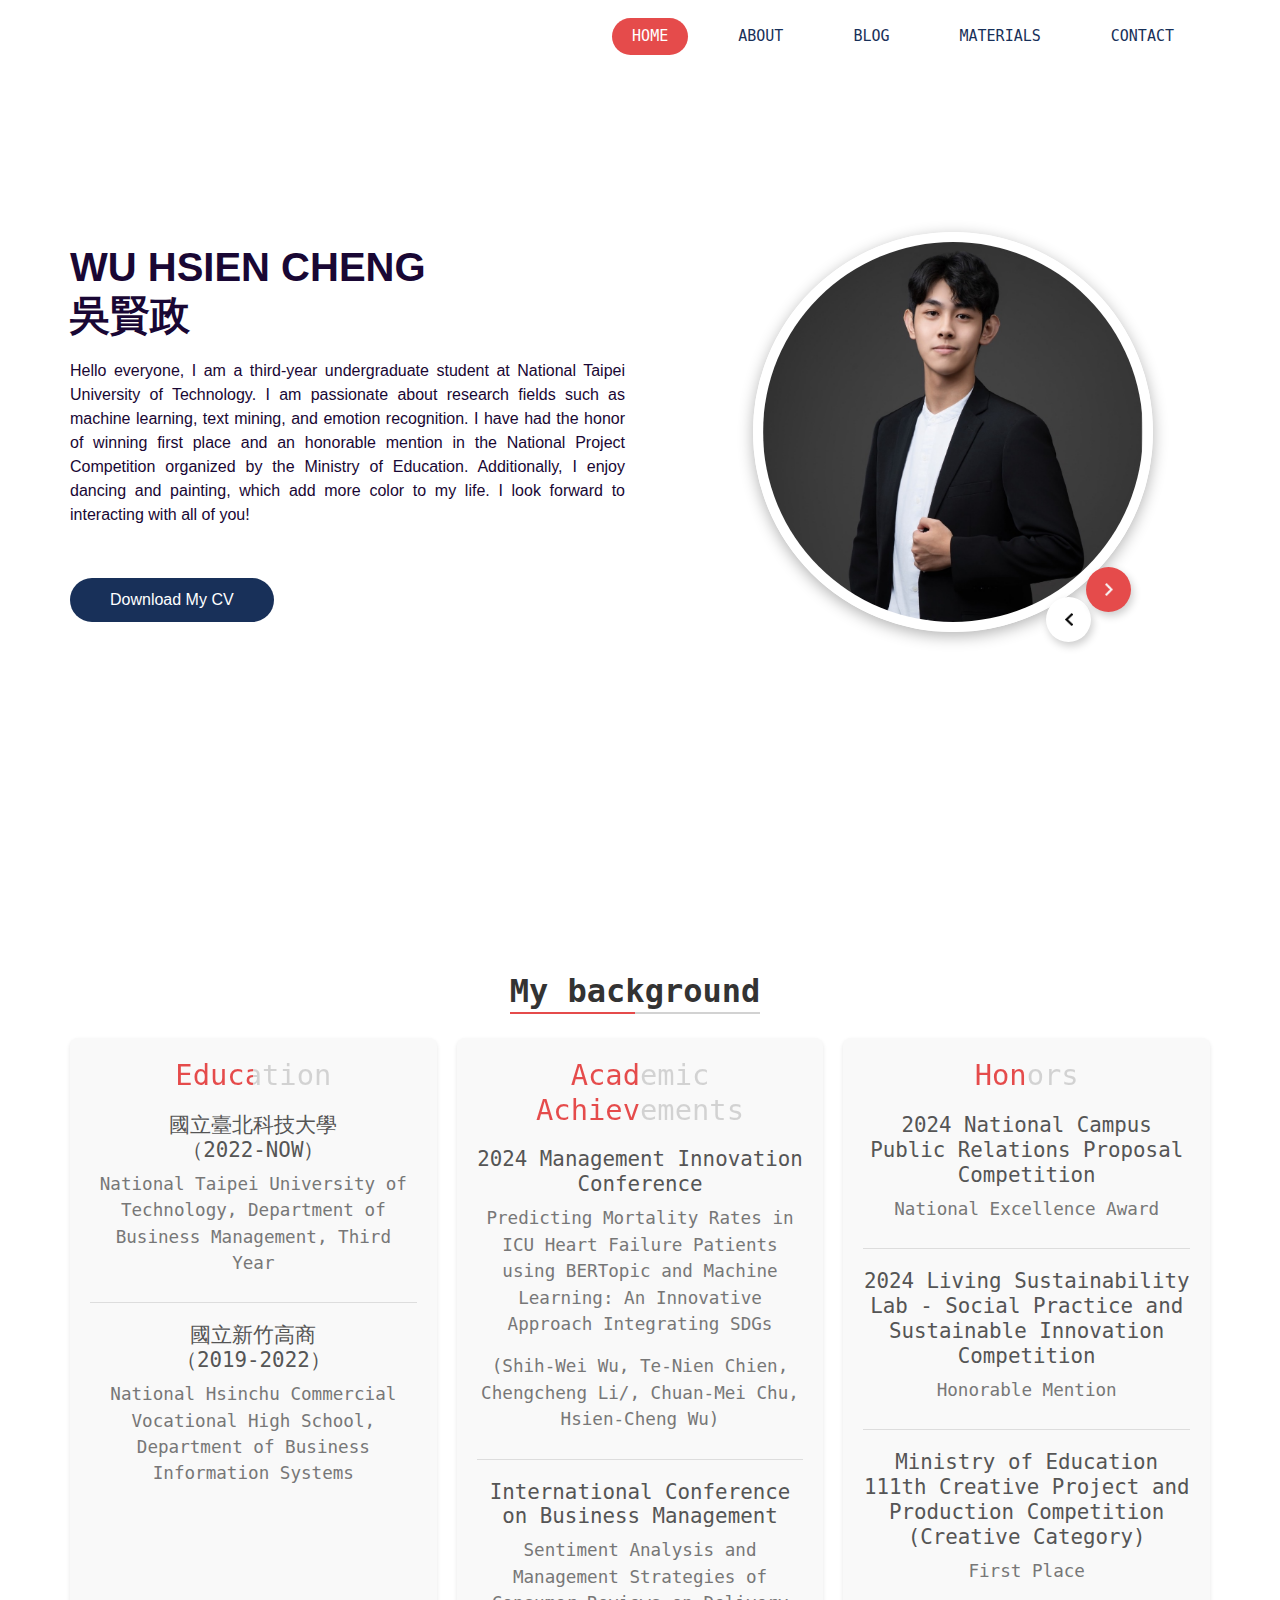
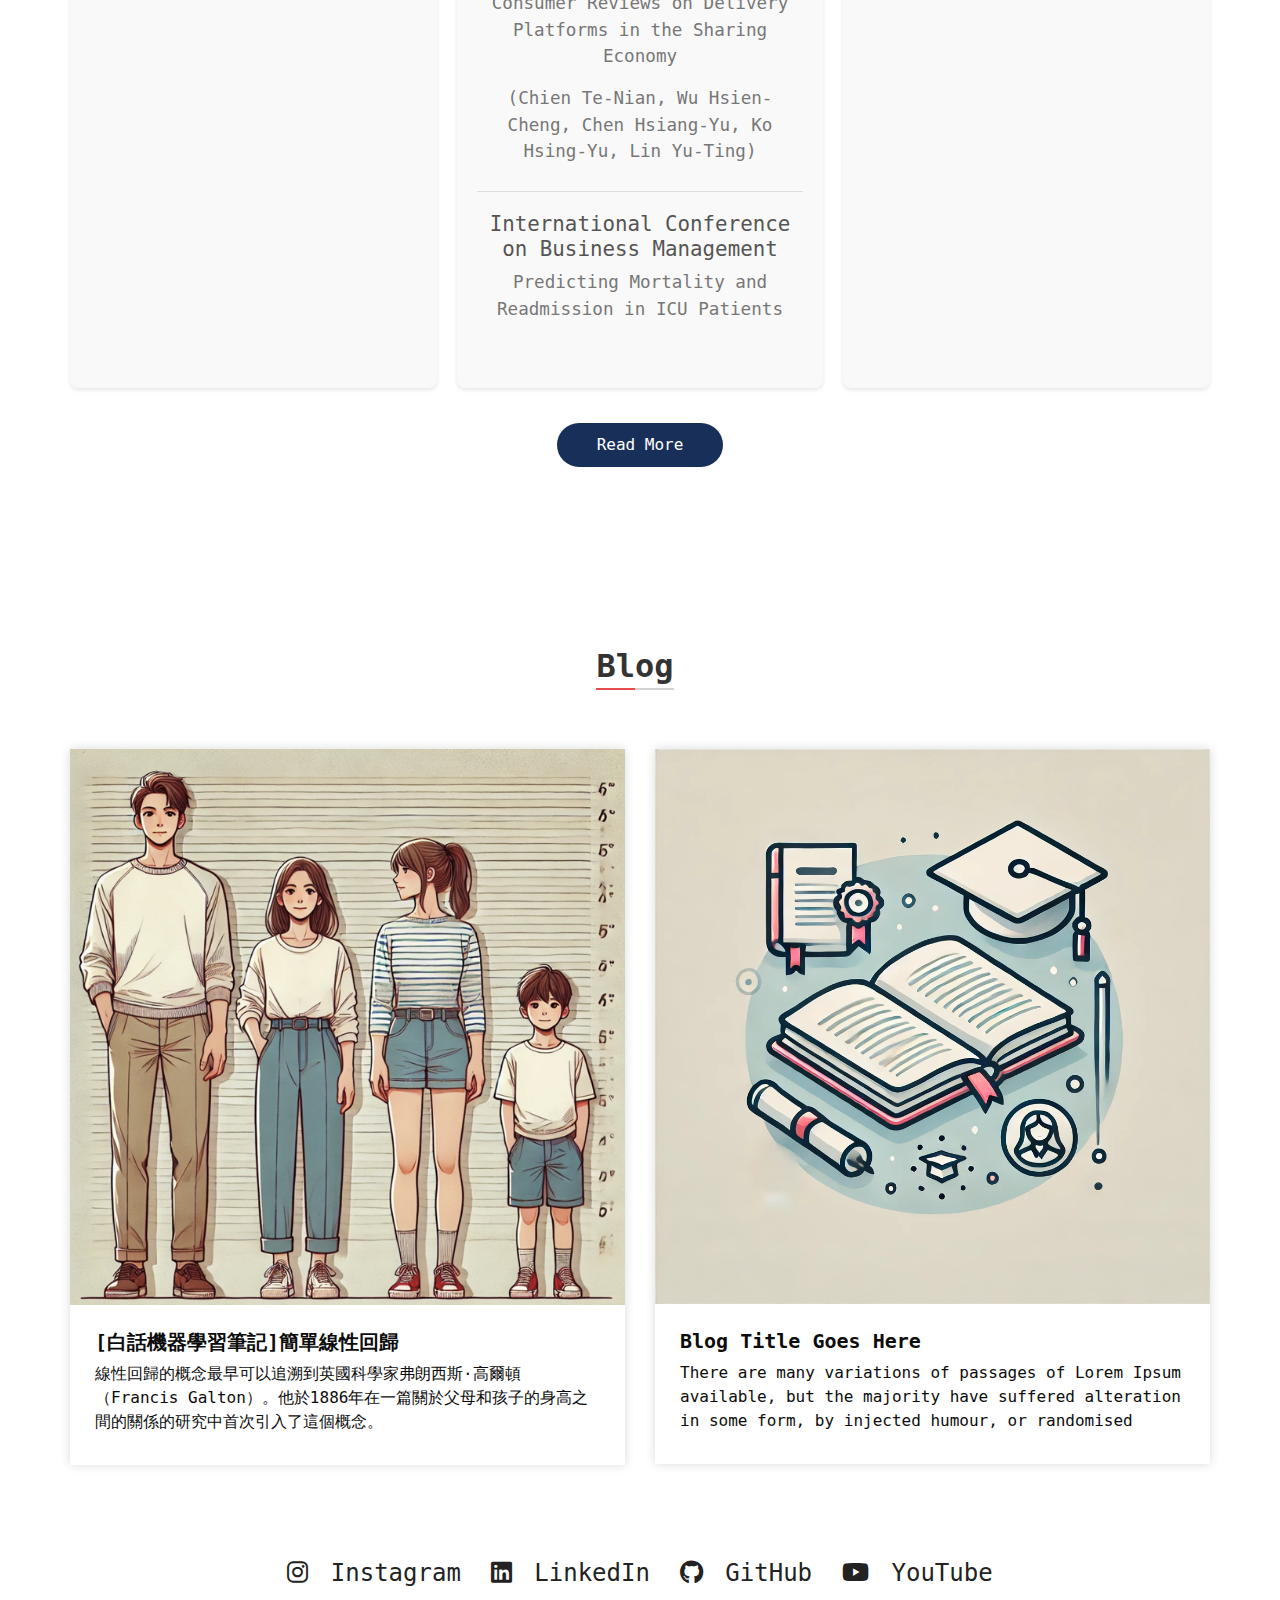
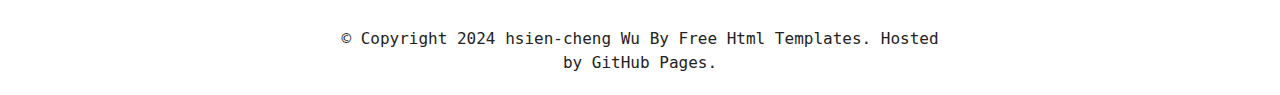
<file: index.html>
<!DOCTYPE html>
<html>

<head>
  <!-- Basic -->
  <meta charset="utf-8" />
  <meta http-equiv="X-UA-Compatible" content="IE=edge" />
  <!-- Mobile Metas -->
  <meta name="viewport" content="width=device-width, initial-scale=1, shrink-to-fit=no" />
  <!-- Site Metas -->
  <meta name="keywords" content="" />
  <meta name="description" content="" />
  <meta name="author" content="" />


  <!-- slider stylesheet -->
  <link rel="stylesheet" type="text/css" href="https://cdnjs.cloudflare.com/ajax/libs/OwlCarousel2/2.1.3/assets/owl.carousel.min.css" />

  <!-- bootstrap core css -->
  <link rel="stylesheet" type="text/css" href="css/bootstrap.css" />

  <!-- fonts style -->
  <link href="https://fonts.googleapis.com/css?family=Poppins:400,600,700&display=swap" rel="stylesheet">
  <!-- Custom styles for this template -->
  <link href="css/style.css" rel="stylesheet" />
  <!-- responsive style -->
  <link href="css/responsive.css" rel="stylesheet" />
  <link rel="stylesheet" href="https://cdnjs.cloudflare.com/ajax/libs/font-awesome/6.0.0-beta3/css/all.min.css">

</head>

<body>

  <div class="hero_area">
    <!-- header section strats -->
    <header class="header_section">
      <div class="container">
        <nav class="navbar navbar-expand-lg custom_nav-container ">
     
          <button class="navbar-toggler" type="button" data-toggle="collapse" data-target="#navbarSupportedContent" aria-controls="navbarSupportedContent" aria-expanded="false" aria-label="Toggle navigation">
            <span class="s-1"> </span>
            <span class="s-2"> </span>
            <span class="s-3"> </span>
          </button>

          <div class="collapse navbar-collapse" id="navbarSupportedContent">
            <div class="d-flex ml-auto flex-column flex-lg-row align-items-center">
              <ul class="navbar-nav">
                <li class="nav-item active">
                  <a class="nav-link" href="index.html">Home <span class="sr-only">(current)</span></a>
                </li>
                <li class="nav-item">
                  <a class="nav-link" href="about.html">About</a>
                </li>
                <li class="nav-item">
                  <a class="nav-link" href="service.html">Blog</a>
                </li>
                <li class="nav-item">
                  <a class="nav-link" href="blog.html">Materials</a>
                </li>
                <li class="nav-item">
                  <a class="nav-link" href="contact.html">Contact</a>
                </li>
              </ul>
            </div>
          </div>
          
        </nav>
      </div>
    </header>
    <!-- end header section -->
    <!-- slider section -->
    <section class=" slider_section ">
      <div class="container">
        <div class="row">
          <div class="col-md-6 ">
            <div class="detail_box">
              <h1>
                Wu 
                Hsien 
                cheng<br>
                 吳賢政
              </h1>
              <p>
                Hello everyone, I am a third-year undergraduate student at National Taipei University of Technology. I am passionate about research fields such as machine learning, text mining, and emotion recognition. I have had the honor of winning first place and an honorable mention in the National Project Competition organized by the Ministry of Education. Additionally, I enjoy dancing and painting, which add more color to my life. I look forward to interacting with all of you!
              </p>
              <a href="" class="">
                Download My CV
            </div>
          </div>
          <div class="col-lg-5 col-md-6 offset-lg-1">
            <div class="img_content">
              <div class="img_container">
                <div id="carouselExampleControls" class="carousel slide" data-ride="carousel">
                  <div class="carousel-inner">
                    <div class="carousel-item active">
                      <div class="img-box">
                        <img src="images/My photo.jpg" alt="">
                      </div>
                    </div>
                    <div class="carousel-item">
                      <div class="img-box">
                        <img src="images/My photo.jpg" alt="">
                      </div>
                    </div>
                    <div class="carousel-item">
                      <div class="img-box">
                        <img src="images/My photo.jpg" alt="">
                      </div>
                    </div>
                  </div>
                </div>
              </div>
              <a class="carousel-control-prev" href="#carouselExampleControls" role="button" data-slide="prev">
                <span class="sr-only">Previous</span>
              </a>
              <a class="carousel-control-next" href="#carouselExampleControls" role="button" data-slide="next">
                <span class="sr-only">Next</span>
              </a>
            </div>

          </div>
        </div>
      </div>
    </section>
    <!-- end slider section -->
  </div>


  <!-- service section -->
  <section class="service_section layout_padding">
    <div class="container">
      <div class="heading_container">
        <h2>
          My background
        </h2>
      </div>

      <div class="three-columns">
        <section id="education">
          <h2>Education</h2>
          <div class="education-item">
            <h3>國立臺北科技大學<br>
              （2022-NOW）</h3>
            <p>National Taipei University of Technology, Department of Business Management, Third Year</p>
          </div>
          <div class="education-item">
            <h3>國立新竹高商<br>
              （2019-2022）</h3>
            <p>National Hsinchu Commercial Vocational High School, Department of Business Information Systems</p>
          </div>
        </section>

        <section id="academic-services">
          <h2>Academic Achievements</h2>
          <div class="service-item">
            <h3>2024 Management Innovation Conference</h3>
            <p>Predicting Mortality Rates in ICU Heart Failure Patients using BERTopic and Machine Learning: An Innovative Approach Integrating SDGs</p>
            <p>(Shih-Wei Wu, Te-Nien Chien, Chengcheng Li/, Chuan-Mei Chu, Hsien-Cheng Wu)</p>
          </div>
          <div class="service-item">
            <h3>International Conference on Business Management</h3>
            <p>Sentiment Analysis and Management Strategies of Consumer Reviews on Delivery Platforms in the Sharing Economy</p>
            <p>(Chien Te-Nian, Wu Hsien-Cheng, Chen Hsiang-Yu, Ko Hsing-Yu, Lin Yu-Ting)</p>
          </div>
          <div class="service-item">
            <h3>International Conference on Business Management</h3>
            <p>Predicting Mortality and Readmission in ICU Patients</p>
          </div>
        </section>

        <section id="honors">
          <h2>Honors</h2>
          <div class="honor-item">
            <h3>2024 National Campus Public Relations Proposal Competition</h3>
            <p>National Excellence Award</p>
          </div>
          <div class="honor-item">
            <h3>2024 Living Sustainability Lab - Social Practice and Sustainable Innovation Competition</h3>
            <p>Honorable Mention</p>
          </div>
          <div class="honor-item">
            <h3>Ministry of Education 111th Creative Project and Production Competition (Creative Category)</h3>
            <p>First Place</p>
          </div>
        </section>
      </div>
        <div class="detail_box">
          <a href="" class="">
            Read More
          </a>
        </div>
      </div>
    </div>
  </section>
  <!-- end service section -->

 




  <!-- blog section -->

  <section class="blog_section layout_padding">
    <div class="container">
      <div class="heading_container">
        <h2>
          Blog
        </h2>
       
      </div>
      <div class="row">
        <div class="col-md-6">
          <div class="box">
            <div class="img-box">
              <img src="images/blog1.png" alt="">
            </div>
            <div class="detail-box">
              <h5>
                [白話機器學習筆記]簡單線性回歸
              </h5>
              <p class="justify-text">
                線性回歸的概念最早可以追溯到英國科學家弗朗西斯·高爾頓（Francis Galton）。他於1886年在一篇關於父母和孩子的身高之間的關係的研究中首次引入了這個概念。
              </p>
            </div>
          </div>
        </div>
        <div class="col-md-6">
          <div class="box">
            <div class="img-box">
              <img src="images/blog2.webp" alt="">
            </div>
            <div class="detail-box">
              <h5>
                Blog Title Goes Here
              </h5>
              <p>
                There are many variations of passages of Lorem Ipsum available, but the majority have suffered alteration in some form, by injected humour, or randomised
              </p>
            </div>
          </div>
        </div>
      </div>
    </div>
  </section>

  <!-- end blog section -->



  <!-- contact section -->

  
  <ul class="social-links">
    <li><a href="https://www.instagram.com/elliswu0918" target="_blank"><i class="fa-brands fa-instagram"></i> Instagram</a></li>
    <li><a href="https://www.linkedin.com/in/hsien-cheng-ellis-wu-6a1044297/" target="_blank"><i class="fa-brands fa-linkedin"></i> LinkedIn</a></li>
    <li><a href="https://github.com/elliswu0918" target="_blank"><i class="fa-brands fa-github"></i> GitHub</a></li>
    <li><a href="https://www.youtube.com/@elliswu0918" target="_blank"><i class="fa-brands fa-youtube"></i> YouTube</a></li>
  </ul>
  
  

  <!-- end contact section -->


  <!-- info section -->

 

  <!-- end info section -->

  <!-- footer section -->
  <footer class="container-fluid footer_section">
    <div class="container">
      <div class="row">
        <div class="col-lg-7 col-md-9 mx-auto">
          <p>
            &copy; Copyright 2024 hsien-cheng Wu By
            <a href="https://html.design/">Free Html Templates.</a>
            <a>Hosted by </a>
            <a href="https://html.design/">GitHub Pages.</a>
          </p>
        </div>
      </div>
    </div>
  </footer>
  <!-- footer section -->


  <script src="js/jquery-3.4.1.min.js"></script>
  <script src="js/bootstrap.js"></script>

</body>

</html>
</file>
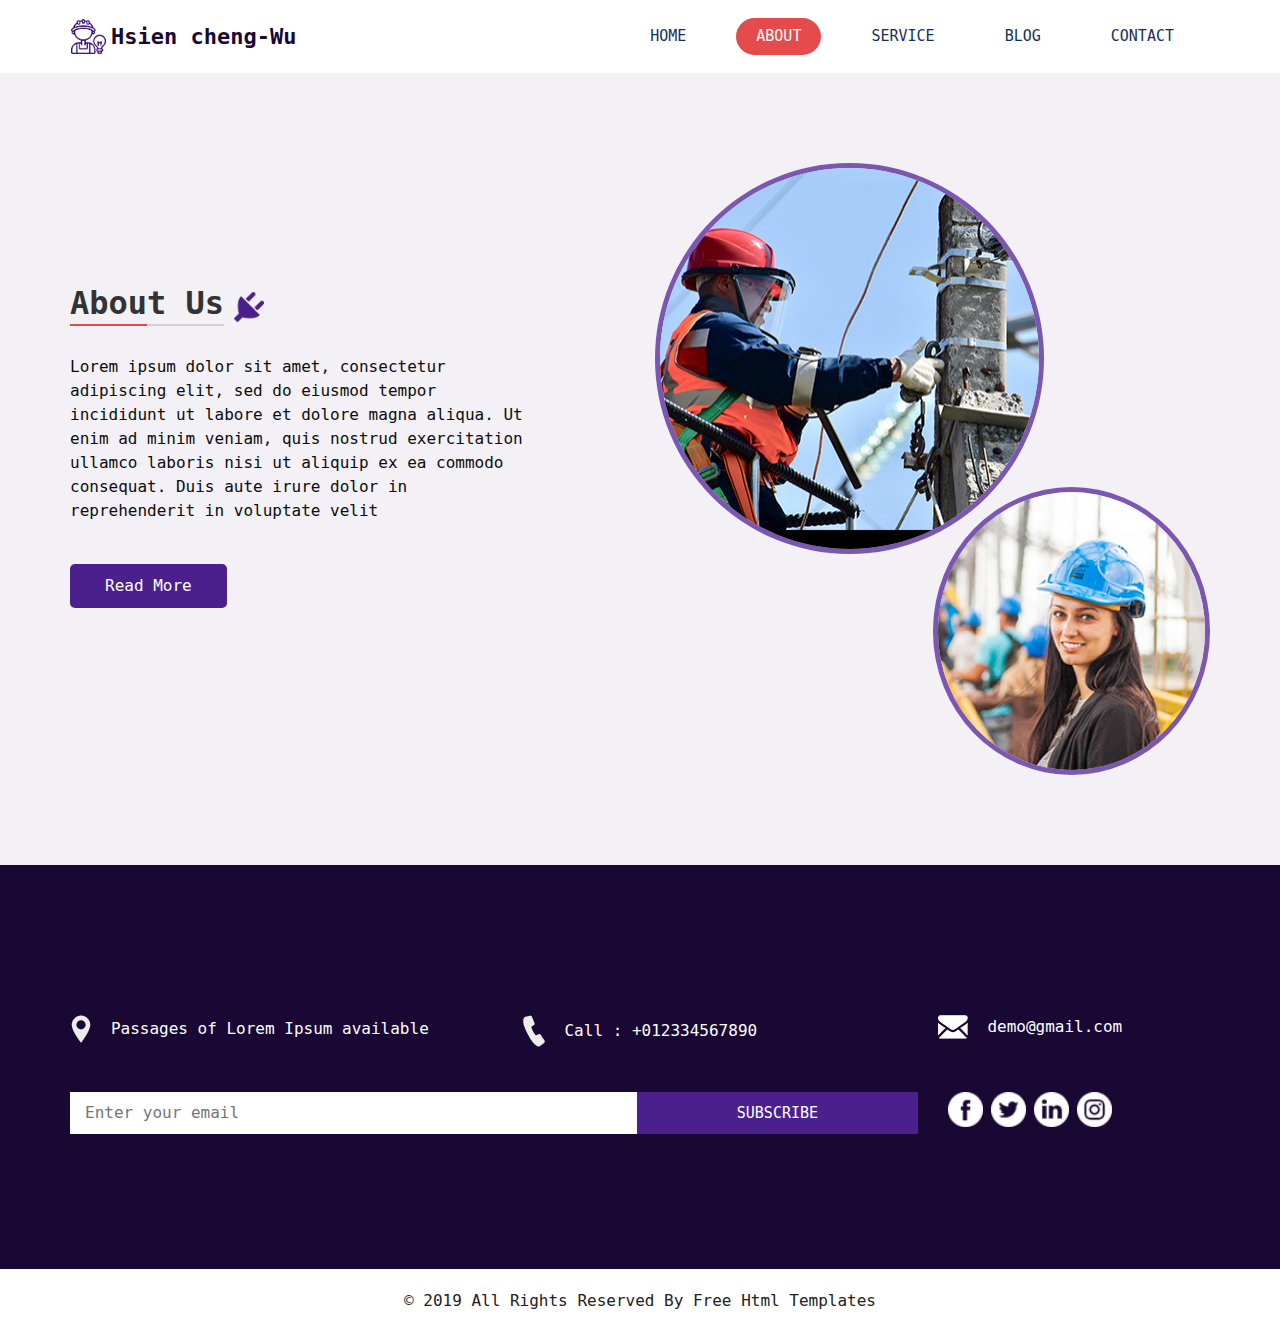
<file: about.html>
<!DOCTYPE html>
<html>

<head>
  <!-- Basic -->
  <meta charset="utf-8" />
  <meta http-equiv="X-UA-Compatible" content="IE=edge" />
  <!-- Mobile Metas -->
  <meta name="viewport" content="width=device-width, initial-scale=1, shrink-to-fit=no" />
  <!-- Site Metas -->
  <meta name="keywords" content="" />
  <meta name="description" content="" />
  <meta name="author" content="" />

  <title>Electrochip</title>

  <!-- slider stylesheet -->
  <link rel="stylesheet" type="text/css" href="https://cdnjs.cloudflare.com/ajax/libs/OwlCarousel2/2.1.3/assets/owl.carousel.min.css" />

  <!-- bootstrap core css -->
  <link rel="stylesheet" type="text/css" href="css/bootstrap.css" />

  <!-- fonts style -->
  <link href="https://fonts.googleapis.com/css?family=Poppins:400,600,700&display=swap" rel="stylesheet">
  <!-- Custom styles for this template -->
  <link href="css/style.css" rel="stylesheet" />
  <!-- responsive style -->
  <link href="css/responsive.css" rel="stylesheet" />
</head>

<body class="sub_page">

  <div class="hero_area">
    <!-- header section strats -->
    <header class="header_section">
      <div class="container">
        <nav class="navbar navbar-expand-lg custom_nav-container ">
          <a class="navbar-brand" href="index.html">
            <img src="images/logo.png" alt="">
            <span>
              Hsien cheng-Wu
            </span>
          </a>
          <button class="navbar-toggler" type="button" data-toggle="collapse" data-target="#navbarSupportedContent" aria-controls="navbarSupportedContent" aria-expanded="false" aria-label="Toggle navigation">
            <span class="s-1"> </span>
            <span class="s-2"> </span>
            <span class="s-3"> </span>
          </button>

          <div class="collapse navbar-collapse" id="navbarSupportedContent">
            <div class="d-flex ml-auto flex-column flex-lg-row align-items-center">
              <ul class="navbar-nav  ">
                <li class="nav-item ">
                  <a class="nav-link" href="index.html">Home <span class="sr-only">(current)</span></a>
                </li>
                <li class="nav-item active">
                  <a class="nav-link" href="about.html"> About</a>
                </li>
                <li class="nav-item">
                  <a class="nav-link" href="service.html"> Service </a>
                </li>
                <li class="nav-item">
                  <a class="nav-link" href="blog.html"> Blog </a>
                </li>
                <li class="nav-item">
                  <a class="nav-link" href="contact.html">Contact </a>
                </li>
              </ul>
            </div>
          </div>
        </nav>
      </div>
    </header>
    <!-- end header section -->
  </div>



  <!-- about section -->
  <section class="about_section layout_padding">
    <div class="container">
      <div class="row">
        <div class="col-md-6">
          <div class="detail-box">
            <div class="heading_container">
              <h2>
                About Us
              </h2>
              <img src="images/plug.png" alt="">
            </div>
            <p>
              Lorem ipsum dolor sit amet, consectetur adipiscing elit, sed do
              eiusmod tempor incididunt ut labore et dolore magna aliqua. Ut
              enim ad minim veniam, quis nostrud exercitation ullamco laboris
              nisi ut aliquip ex ea commodo consequat. Duis aute irure dolor
              in reprehenderit in voluptate velit
            </p>
            <a href="">
              Read More
            </a>
          </div>
        </div>
        <div class="col-md-6">
          <div class="img_container">
            <div class="img-box b1">
              <img src="images/about-img1.jpg" alt="" />
            </div>
            <div class="img-box b2">
              <img src="images/about-img2.jpg" alt="" />
            </div>
          </div>

        </div>

      </div>
    </div>
  </section>

  <!-- end about section -->

  <!-- info section -->

  <section class="info_section layout_padding">
    <div class="container">
      <div class="info_contact">
        <div class="row">
          <div class="col-md-4">
            <a href="">
              <img src="images/location-white.png" alt="">
              <span>
                Passages of Lorem Ipsum available
              </span>
            </a>
          </div>
          <div class="col-md-4">
            <a href="">
              <img src="images/telephone-white.png" alt="">
              <span>
                Call : +012334567890
              </span>
            </a>
          </div>
          <div class="col-md-4">
            <a href="">
              <img src="images/envelope-white.png" alt="">
              <span>
                demo@gmail.com
              </span>
            </a>
          </div>
        </div>
      </div>
      <div class="row">
        <div class="col-md-8 col-lg-9">
          <div class="info_form">
            <form action="">
              <input type="text" placeholder="Enter your email">
              <button>
                subscribe
              </button>
            </form>
          </div>
        </div>
        <div class="col-md-4 col-lg-3">
          <div class="info_social">
            <div>
              <a href="">
                <img src="images/fb.png" alt="">
              </a>
            </div>
            <div>
              <a href="">
                <img src="images/twitter.png" alt="">
              </a>
            </div>
            <div>
              <a href="">
                <img src="images/linkedin.png" alt="">
              </a>
            </div>
            <div>
              <a href="">
                <img src="images/instagram.png" alt="">
              </a>
            </div>
          </div>
        </div>
      </div>

    </div>
  </section>

  <!-- end info section -->

  <!-- footer section -->
  <footer class="container-fluid footer_section">
    <div class="container">
      <div class="row">
        <div class="col-lg-7 col-md-9 mx-auto">
          <p>
            &copy; 2019 All Rights Reserved By
            <a href="https://html.design/">Free Html Templates</a>
          </p>
        </div>
      </div>
    </div>
  </footer>
  <!-- footer section -->


  <script src="js/jquery-3.4.1.min.js"></script>
  <script src="js/bootstrap.js"></script>

</body>

</html>
</file>
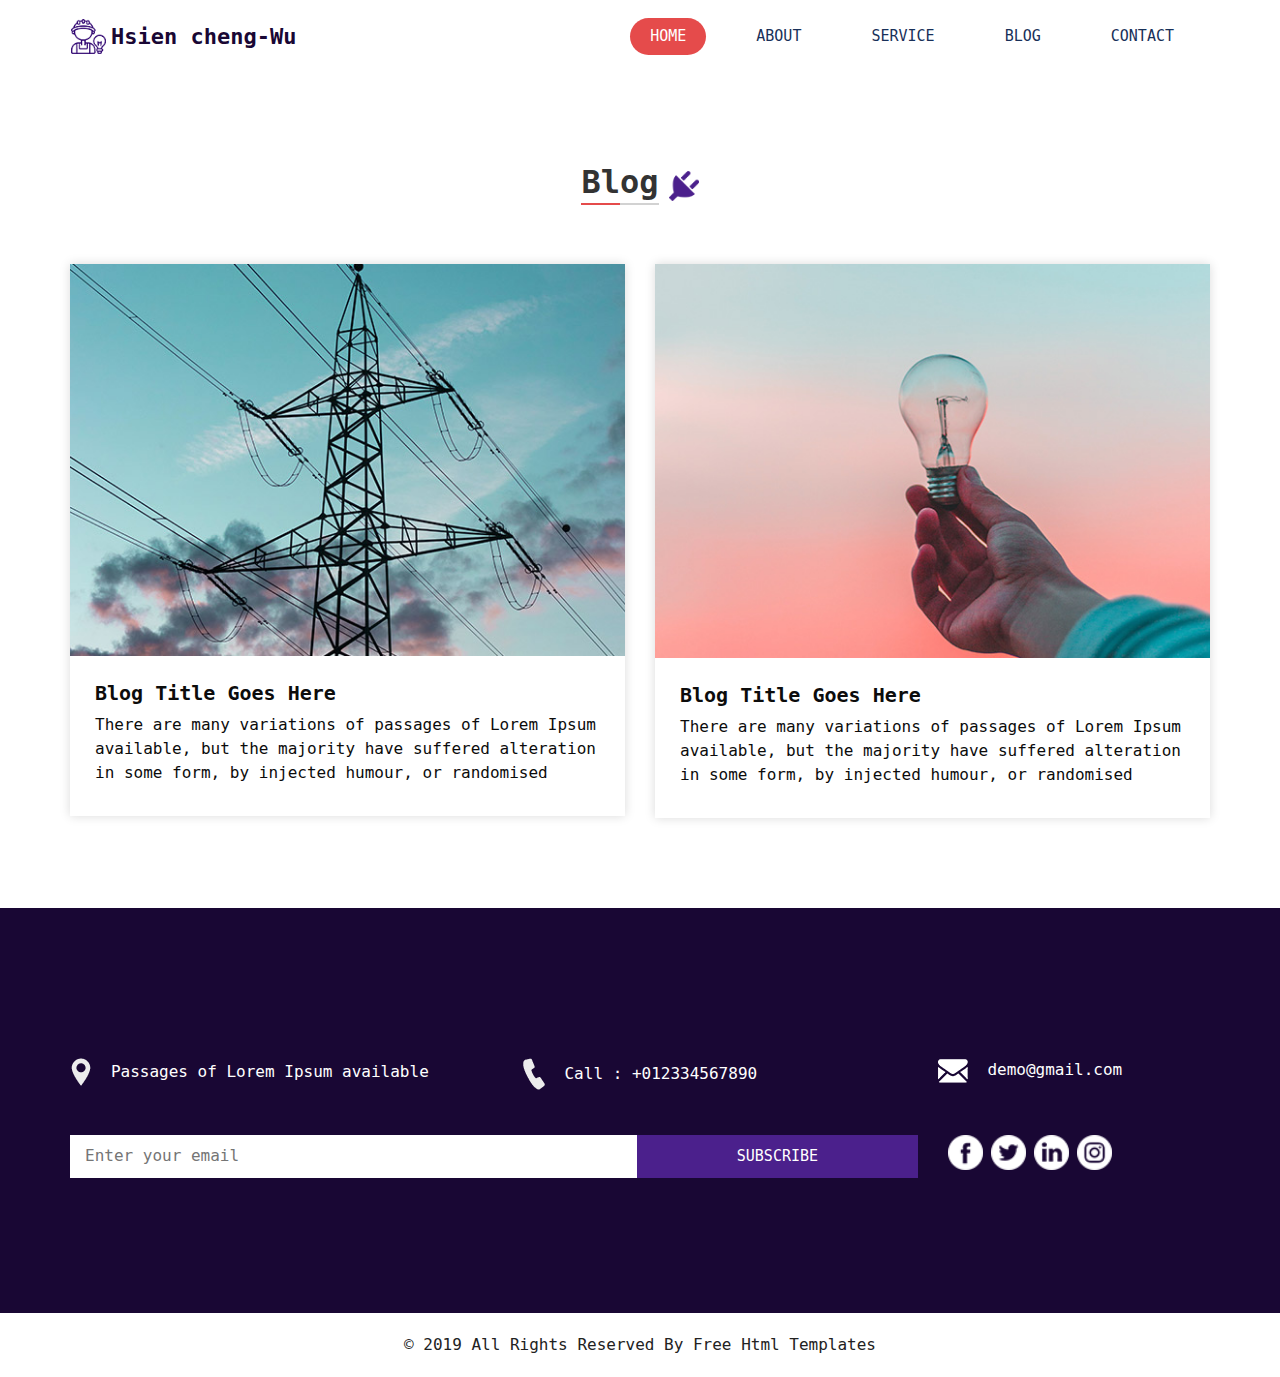
<file: blog.html>
<!DOCTYPE html>
<html>

<head>
  <!-- Basic -->
  <meta charset="utf-8" />
  <meta http-equiv="X-UA-Compatible" content="IE=edge" />
  <!-- Mobile Metas -->
  <meta name="viewport" content="width=device-width, initial-scale=1, shrink-to-fit=no" />
  <!-- Site Metas -->
  <meta name="keywords" content="" />
  <meta name="description" content="" />
  <meta name="author" content="" />

  <title>Electrochip</title>

  <!-- slider stylesheet -->
  <link rel="stylesheet" type="text/css" href="https://cdnjs.cloudflare.com/ajax/libs/OwlCarousel2/2.1.3/assets/owl.carousel.min.css" />

  <!-- bootstrap core css -->
  <link rel="stylesheet" type="text/css" href="css/bootstrap.css" />

  <!-- fonts style -->
  <link href="https://fonts.googleapis.com/css?family=Poppins:400,600,700&display=swap" rel="stylesheet">
  <!-- Custom styles for this template -->
  <link href="css/style.css" rel="stylesheet" />
  <!-- responsive style -->
  <link href="css/responsive.css" rel="stylesheet" />
</head>

<body class="sub_page">

  <div class="hero_area">
    <!-- header section strats -->
    <header class="header_section">
      <div class="container">
        <nav class="navbar navbar-expand-lg custom_nav-container ">
          <a class="navbar-brand" href="index.html">
            <img src="images/logo.png" alt="">
            <span>
              Hsien cheng-Wu
            </span>
          </a>
          <button class="navbar-toggler" type="button" data-toggle="collapse" data-target="#navbarSupportedContent" aria-controls="navbarSupportedContent" aria-expanded="false" aria-label="Toggle navigation">
            <span class="s-1"> </span>
            <span class="s-2"> </span>
            <span class="s-3"> </span>
          </button>

          <div class="collapse navbar-collapse" id="navbarSupportedContent">
            <div class="d-flex ml-auto flex-column flex-lg-row align-items-center">
              <ul class="navbar-nav  ">
                <li class="nav-item active">
                  <a class="nav-link" href="index.html">Home <span class="sr-only">(current)</span></a>
                </li>
                <li class="nav-item">
                  <a class="nav-link" href="about.html"> About</a>
                </li>
                <li class="nav-item">
                  <a class="nav-link" href="service.html"> Service </a>
                </li>
                <li class="nav-item">
                  <a class="nav-link" href="blog.html"> Blog </a>
                </li>
                <li class="nav-item">
                  <a class="nav-link" href="contact.html">Contact </a>
                </li>
              </ul>
            </div>
          </div>
        </nav>
      </div>
    </header>
    <!-- end header section -->
  </div>




  <!-- blog section -->

  <section class="blog_section layout_padding">
    <div class="container">
      <div class="heading_container">
        <h2>
          Blog
        </h2>
        <img src="images/plug.png" alt="">
      </div>
      <div class="row">
        <div class="col-md-6">
          <div class="box">
            <div class="img-box">
              <img src="images/blog1.jpg" alt="">
            </div>
            <div class="detail-box">
              <h5>
                Blog Title Goes Here
              </h5>
              <p>
                There are many variations of passages of Lorem Ipsum available, but the majority have suffered alteration in some form, by injected humour, or randomised
              </p>
            </div>
          </div>
        </div>
        <div class="col-md-6">
          <div class="box">
            <div class="img-box">
              <img src="images/blog2.jpg" alt="">
            </div>
            <div class="detail-box">
              <h5>
                Blog Title Goes Here
              </h5>
              <p>
                There are many variations of passages of Lorem Ipsum available, but the majority have suffered alteration in some form, by injected humour, or randomised
              </p>
            </div>
          </div>
        </div>
      </div>
    </div>
  </section>

  <!-- end blog section -->






  <!-- info section -->

  <section class="info_section layout_padding">
    <div class="container">
      <div class="info_contact">
        <div class="row">
          <div class="col-md-4">
            <a href="">
              <img src="images/location-white.png" alt="">
              <span>
                Passages of Lorem Ipsum available
              </span>
            </a>
          </div>
          <div class="col-md-4">
            <a href="">
              <img src="images/telephone-white.png" alt="">
              <span>
                Call : +012334567890
              </span>
            </a>
          </div>
          <div class="col-md-4">
            <a href="">
              <img src="images/envelope-white.png" alt="">
              <span>
                demo@gmail.com
              </span>
            </a>
          </div>
        </div>
      </div>
      <div class="row">
        <div class="col-md-8 col-lg-9">
          <div class="info_form">
            <form action="">
              <input type="text" placeholder="Enter your email">
              <button>
                subscribe
              </button>
            </form>
          </div>
        </div>
        <div class="col-md-4 col-lg-3">
          <div class="info_social">
            <div>
              <a href="">
                <img src="images/fb.png" alt="">
              </a>
            </div>
            <div>
              <a href="">
                <img src="images/twitter.png" alt="">
              </a>
            </div>
            <div>
              <a href="">
                <img src="images/linkedin.png" alt="">
              </a>
            </div>
            <div>
              <a href="">
                <img src="images/instagram.png" alt="">
              </a>
            </div>
          </div>
        </div>
      </div>

    </div>
  </section>

  <!-- end info section -->


  <!-- footer section -->
  <footer class="container-fluid footer_section">
    <div class="container">
      <div class="row">
        <div class="col-lg-7 col-md-9 mx-auto">
          <p>
            &copy; 2019 All Rights Reserved By
            <a href="https://html.design/">Free Html Templates</a>
          </p>
        </div>
      </div>
    </div>
  </footer>
  <!-- footer section -->


  <script src="js/jquery-3.4.1.min.js"></script>
  <script src="js/bootstrap.js"></script>

</body>

</html>
</file>
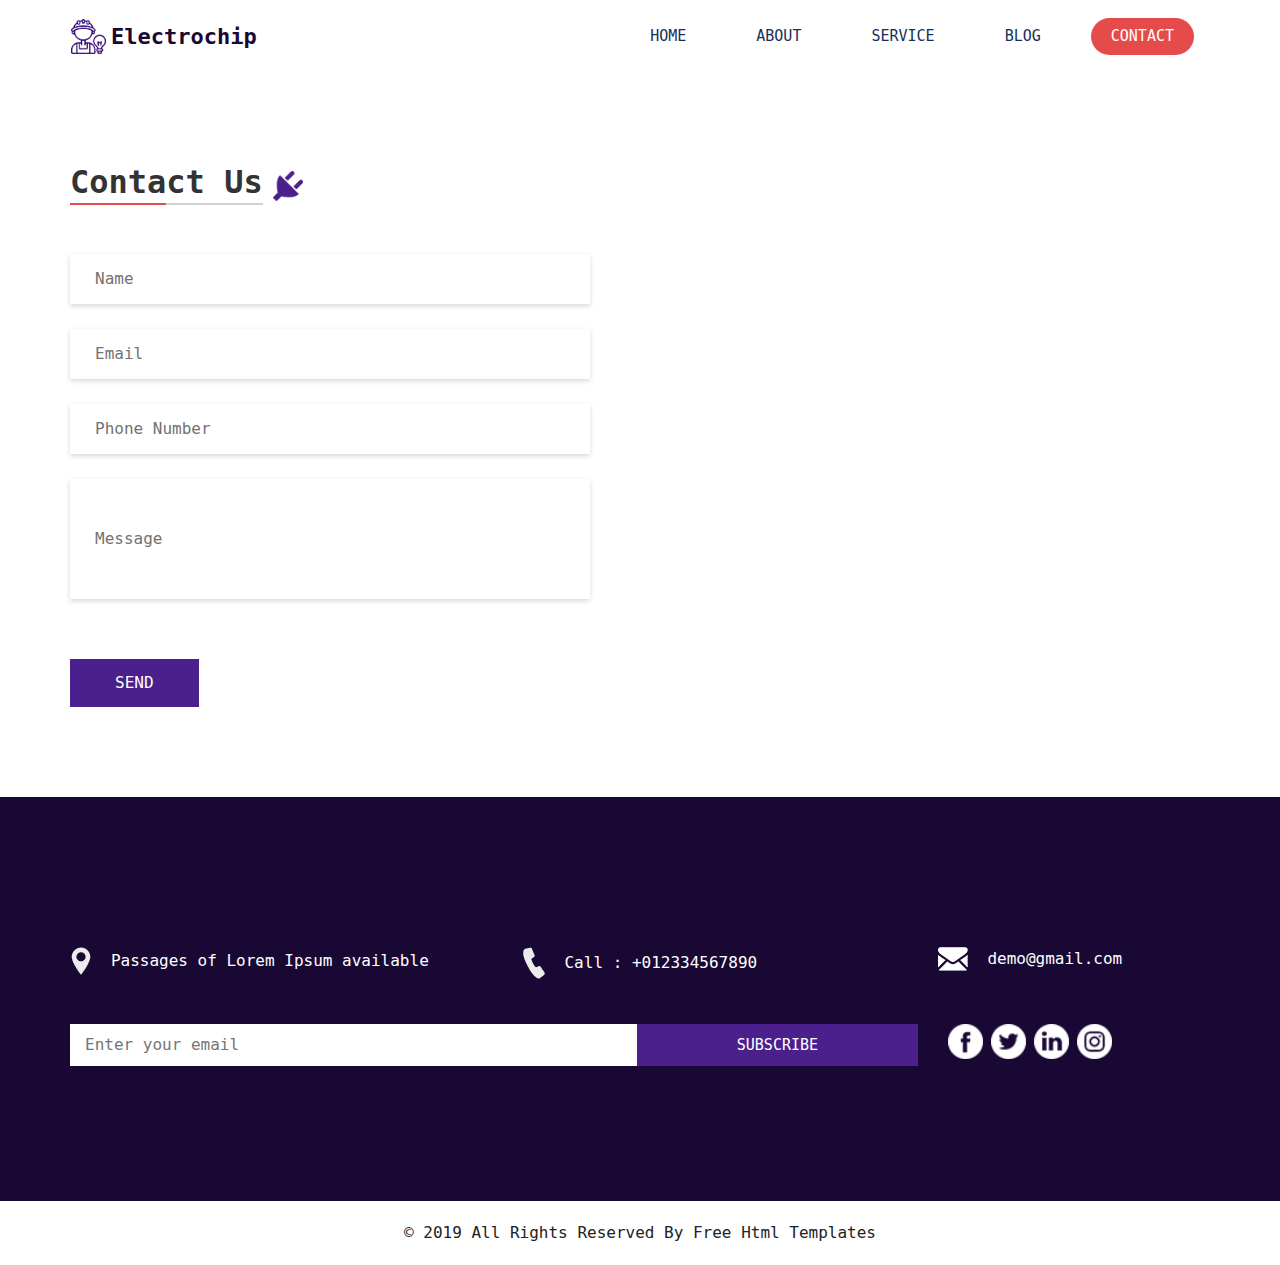
<file: contact.html>
<!DOCTYPE html>
<html>

<head>
  <!-- Basic -->
  <meta charset="utf-8" />
  <meta http-equiv="X-UA-Compatible" content="IE=edge" />
  <!-- Mobile Metas -->
  <meta name="viewport" content="width=device-width, initial-scale=1, shrink-to-fit=no" />
  <!-- Site Metas -->
  <meta name="keywords" content="" />
  <meta name="description" content="" />
  <meta name="author" content="" />

  <title>Hsien cheng-Wu</title>

  <!-- slider stylesheet -->
  <link rel="stylesheet" type="text/css" href="https://cdnjs.cloudflare.com/ajax/libs/OwlCarousel2/2.1.3/assets/owl.carousel.min.css" />

  <!-- bootstrap core css -->
  <link rel="stylesheet" type="text/css" href="css/bootstrap.css" />

  <!-- fonts style -->
  <link href="https://fonts.googleapis.com/css?family=Poppins:400,600,700&display=swap" rel="stylesheet">
  <!-- Custom styles for this template -->
  <link href="css/style.css" rel="stylesheet" />
  <!-- responsive style -->
  <link href="css/responsive.css" rel="stylesheet" />
</head>

<body class="sub_page">

  <div class="hero_area">
    <!-- header section strats -->
    <header class="header_section">
      <div class="container">
        <nav class="navbar navbar-expand-lg custom_nav-container ">
          <a class="navbar-brand" href="index.html">
            <img src="images/logo.png" alt="">
            <span>
              Electrochip
            </span>
          </a>
          <button class="navbar-toggler" type="button" data-toggle="collapse" data-target="#navbarSupportedContent" aria-controls="navbarSupportedContent" aria-expanded="false" aria-label="Toggle navigation">
            <span class="s-1"> </span>
            <span class="s-2"> </span>
            <span class="s-3"> </span>
          </button>

          <div class="collapse navbar-collapse" id="navbarSupportedContent">
            <div class="d-flex ml-auto flex-column flex-lg-row align-items-center">
              <ul class="navbar-nav  ">
                <li class="nav-item ">
                  <a class="nav-link" href="index.html">Home <span class="sr-only">(current)</span></a>
                </li>
                <li class="nav-item">
                  <a class="nav-link" href="about.html"> About</a>
                </li>
                <li class="nav-item">
                  <a class="nav-link" href="service.html"> Service </a>
                </li>
                <li class="nav-item">
                  <a class="nav-link" href="blog.html"> Blog </a>
                </li>
                <li class="nav-item active">
                  <a class="nav-link" href="contact.html">Contact </a>
                </li>
              </ul>
            </div>
          </div>
        </nav>
      </div>
    </header>
    <!-- end header section -->
  </div>


  <!-- contact section -->

  <section class="contact_section layout_padding">
    <div class="container ">
      <div class="heading_container">
        <h2>
          Contact Us
        </h2>
        <img src="images/plug.png" alt="">
      </div>
    </div>
    <div class="container">
      <div class="row">
        <div class="col-md-6">
          <form action="">
            <div>
              <input type="text" placeholder="Name" />
            </div>
            <div>
              <input type="email" placeholder="Email" />
            </div>
            <div>
              <input type="text" placeholder="Phone Number" />
            </div>
            <div>
              <input type="text" class="message-box" placeholder="Message" />
            </div>
            <div class="d-flex ">
              <button>
                SEND
              </button>
            </div>
          </form>
        </div>
        <div class="col-md-6">
          <div class="map_container">
            <div class="map-responsive">
              <iframe src="https://www.google.com/maps/embed/v1/place?key=AIzaSyA0s1a7phLN0iaD6-UE7m4qP-z21pH0eSc&q=Eiffel+Tower+Paris+France" width="600" height="300" frameborder="0" style="border:0; width: 100%; height:100%" allowfullscreen></iframe>
            </div>
          </div>
        </div>
      </div>
    </div>
  </section>

  <!-- end contact section -->


  <!-- info section -->

  <section class="info_section layout_padding">
    <div class="container">
      <div class="info_contact">
        <div class="row">
          <div class="col-md-4">
            <a href="">
              <img src="images/location-white.png" alt="">
              <span>
                Passages of Lorem Ipsum available
              </span>
            </a>
          </div>
          <div class="col-md-4">
            <a href="">
              <img src="images/telephone-white.png" alt="">
              <span>
                Call : +012334567890
              </span>
            </a>
          </div>
          <div class="col-md-4">
            <a href="">
              <img src="images/envelope-white.png" alt="">
              <span>
                demo@gmail.com
              </span>
            </a>
          </div>
        </div>
      </div>
      <div class="row">
        <div class="col-md-8 col-lg-9">
          <div class="info_form">
            <form action="">
              <input type="text" placeholder="Enter your email">
              <button>
                subscribe
              </button>
            </form>
          </div>
        </div>
        <div class="col-md-4 col-lg-3">
          <div class="info_social">
            <div>
              <a href="">
                <img src="images/fb.png" alt="">
              </a>
            </div>
            <div>
              <a href="">
                <img src="images/twitter.png" alt="">
              </a>
            </div>
            <div>
              <a href="">
                <img src="images/linkedin.png" alt="">
              </a>
            </div>
            <div>
              <a href="">
                <img src="images/instagram.png" alt="">
              </a>
            </div>
          </div>
        </div>
      </div>

    </div>
  </section>

  <!-- end info section -->

  <!-- footer section -->
  <footer class="container-fluid footer_section">
    <div class="container">
      <div class="row">
        <div class="col-lg-7 col-md-9 mx-auto">
          <p>
            &copy; 2019 All Rights Reserved By
            <a href="https://html.design/">Free Html Templates</a>
          </p>
        </div>
      </div>
    </div>
  </footer>
  <!-- footer section -->


  <script src="js/jquery-3.4.1.min.js"></script>
  <script src="js/bootstrap.js"></script>

</body>

</html>
</file>
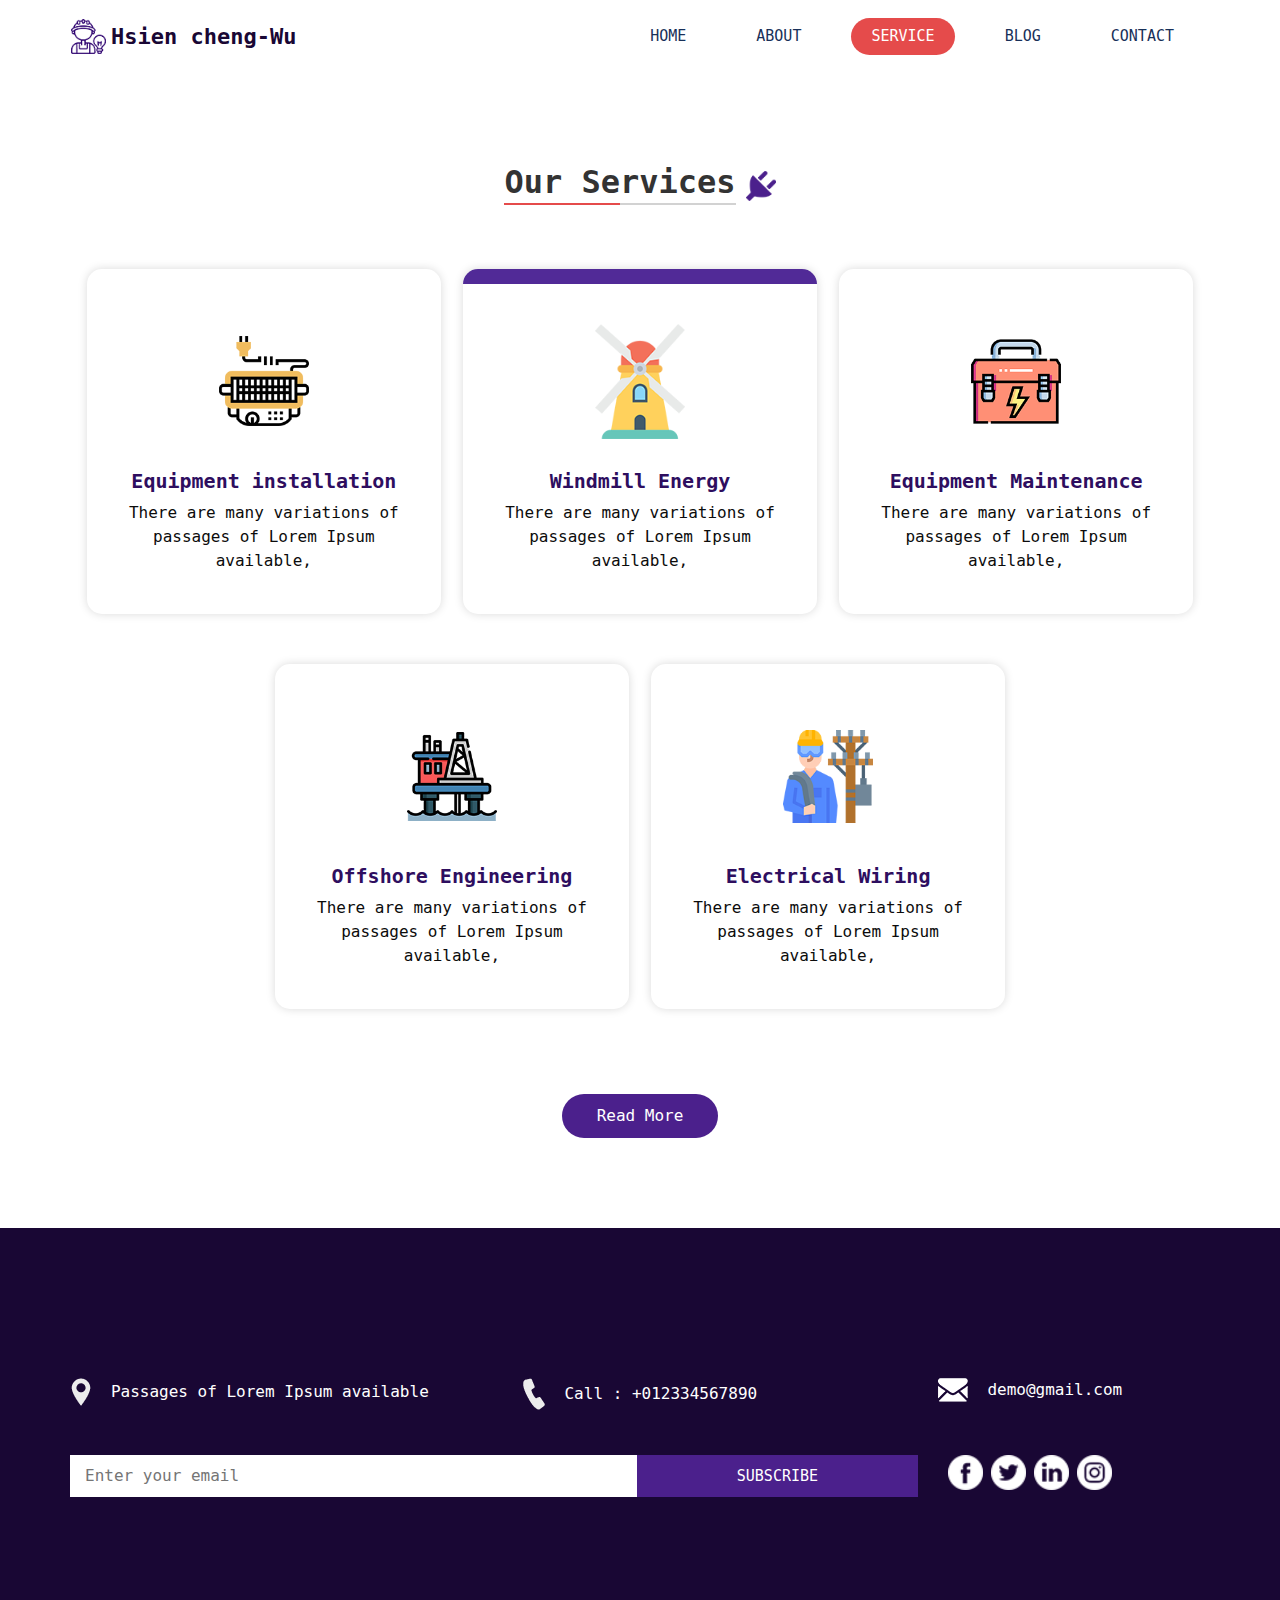
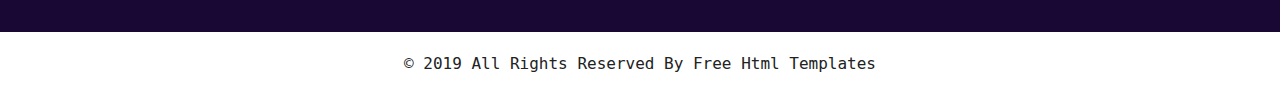
<file: service.html>
<!DOCTYPE html>
<html>

<head>
  <!-- Basic -->
  <meta charset="utf-8" />
  <meta http-equiv="X-UA-Compatible" content="IE=edge" />
  <!-- Mobile Metas -->
  <meta name="viewport" content="width=device-width, initial-scale=1, shrink-to-fit=no" />
  <!-- Site Metas -->
  <meta name="keywords" content="" />
  <meta name="description" content="" />
  <meta name="author" content="" />

  <title>Hsien cheng-Wu</title>

  <!-- slider stylesheet -->
  <link rel="stylesheet" type="text/css" href="https://cdnjs.cloudflare.com/ajax/libs/OwlCarousel2/2.1.3/assets/owl.carousel.min.css" />

  <!-- bootstrap core css -->
  <link rel="stylesheet" type="text/css" href="css/bootstrap.css" />

  <!-- fonts style -->
  <link href="https://fonts.googleapis.com/css?family=Poppins:400,600,700&display=swap" rel="stylesheet">
  <!-- Custom styles for this template -->
  <link href="css/style.css" rel="stylesheet" />
  <!-- responsive style -->
  <link href="css/responsive.css" rel="stylesheet" />
</head>

<body class="sub_page">

  <div class="hero_area">
    <!-- header section strats -->
    <header class="header_section">
      <div class="container">
        <nav class="navbar navbar-expand-lg custom_nav-container ">
          <a class="navbar-brand" href="index.html">
            <img src="images/logo.png" alt="">
            <span>
              Hsien cheng-Wu
            </span>
          </a>
          <button class="navbar-toggler" type="button" data-toggle="collapse" data-target="#navbarSupportedContent" aria-controls="navbarSupportedContent" aria-expanded="false" aria-label="Toggle navigation">
            <span class="s-1"> </span>
            <span class="s-2"> </span>
            <span class="s-3"> </span>
          </button>

          <div class="collapse navbar-collapse" id="navbarSupportedContent">
            <div class="d-flex ml-auto flex-column flex-lg-row align-items-center">
              <ul class="navbar-nav  ">
                <li class="nav-item ">
                  <a class="nav-link" href="index.html">Home <span class="sr-only">(current)</span></a>
                </li>
                <li class="nav-item">
                  <a class="nav-link" href="about.html"> About</a>
                </li>
                <li class="nav-item active">
                  <a class="nav-link" href="service.html"> Service </a>
                </li>
                <li class="nav-item">
                  <a class="nav-link" href="blog.html"> Blog </a>
                </li>
                <li class="nav-item">
                  <a class="nav-link" href="contact.html">Contact </a>
                </li>
              </ul>
            </div>
          </div>
        </nav>
      </div>
    </header>
    <!-- end header section -->
  </div>


  <!-- service section -->
  <section class="service_section layout_padding">
    <div class="container">
      <div class="heading_container">
        <h2>
          Our Services
        </h2>
        <img src="images/plug.png" alt="">
      </div>

      <div class="service_container">
        <div class="box">
          <div class="img-box">
            <img src="images/s1.png" class="img1" alt="">
          </div>
          <div class="detail-box">
            <h5>
              Equipment installation
            </h5>
            <p>
              There are many variations of passages of Lorem Ipsum available,
            </p>
          </div>
        </div>
        <div class="box active">
          <div class="img-box">
            <img src="images/s2.png" class="img1" alt="">
          </div>
          <div class="detail-box">
            <h5>
              Windmill Energy
            </h5>
            <p>
              There are many variations of passages of Lorem Ipsum available,
            </p>
          </div>
        </div>
        <div class="box">
          <div class="img-box">
            <img src="images/s3.png" class="img1" alt="">
          </div>
          <div class="detail-box">
            <h5>
              Equipment Maintenance
            </h5>
            <p>
              There are many variations of passages of Lorem Ipsum available,
            </p>
          </div>
        </div>
        <div class="box ">
          <div class="img-box">
            <img src="images/s4.png" class="img1" alt="">
          </div>
          <div class="detail-box">
            <h5>
              Offshore Engineering
            </h5>
            <p>
              There are many variations of passages of Lorem Ipsum available,
            </p>
          </div>
        </div>
        <div class="box">
          <div class="img-box">
            <img src="images/s5.png" class="img1" alt="">
          </div>
          <div class="detail-box">
            <h5>
              Electrical Wiring
            </h5>
            <p>
              There are many variations of passages of Lorem Ipsum available,
            </p>
          </div>
        </div>
      </div>
      <div class="btn-box">
        <a href="">
          Read More
        </a>
      </div>
    </div>
  </section>
  <!-- end service section -->


  <!-- info section -->

  <section class="info_section layout_padding">
    <div class="container">
      <div class="info_contact">
        <div class="row">
          <div class="col-md-4">
            <a href="">
              <img src="images/location-white.png" alt="">
              <span>
                Passages of Lorem Ipsum available
              </span>
            </a>
          </div>
          <div class="col-md-4">
            <a href="">
              <img src="images/telephone-white.png" alt="">
              <span>
                Call : +012334567890
              </span>
            </a>
          </div>
          <div class="col-md-4">
            <a href="">
              <img src="images/envelope-white.png" alt="">
              <span>
                demo@gmail.com
              </span>
            </a>
          </div>
        </div>
      </div>
      <div class="row">
        <div class="col-md-8 col-lg-9">
          <div class="info_form">
            <form action="">
              <input type="text" placeholder="Enter your email">
              <button>
                subscribe
              </button>
            </form>
          </div>
        </div>
        <div class="col-md-4 col-lg-3">
          <div class="info_social">
            <div>
              <a href="">
                <img src="images/fb.png" alt="">
              </a>
            </div>
            <div>
              <a href="">
                <img src="images/twitter.png" alt="">
              </a>
            </div>
            <div>
              <a href="">
                <img src="images/linkedin.png" alt="">
              </a>
            </div>
            <div>
              <a href="">
                <img src="images/instagram.png" alt="">
              </a>
            </div>
          </div>
        </div>
      </div>

    </div>
  </section>

  <!-- end info section -->

  <!-- footer section -->
  <footer class="container-fluid footer_section">
    <div class="container">
      <div class="row">
        <div class="col-lg-7 col-md-9 mx-auto">
          <p>
            &copy; 2019 All Rights Reserved By
            <a href="https://html.design/">Free Html Templates</a>
          </p>
        </div>
      </div>
    </div>
  </footer>
  <!-- footer section -->


  <script src="js/jquery-3.4.1.min.js"></script>
  <script src="js/bootstrap.js"></script>


</body>

</html>
</file>
<file: css/style.css>
body {
  font-family: "monospace", sans-serif;
  color: #0c0c0c;
  background-color: #ffffff;
}

.layout_padding {
  padding-top: 90px;
  padding-bottom: 90px;
}

.layout_padding2 {
  padding-top: 45px;
  padding-bottom: 45px;
}

.layout_padding2-top {
  padding-top: 45px;
}

.layout_padding2-bottom {
  padding-bottom: 45px;
}

.layout_padding-top {
  padding-top: 90px;
}

.layout_padding-bottom {
  padding-bottom: 90px;
}

.heading_container {
  display: -webkit-box;
  display: -ms-flexbox;
  display: flex;
  -webkit-box-pack: start;
      -ms-flex-pack: start;
          justify-content: flex-start;
  -webkit-box-align: center;
      -ms-flex-align: center;
          align-items: center;
  text-align: center;
}
.heading_container h2 {
  position: relative;
  font-weight: bold;
  margin-right: 10px;
  text-align: left; /* 靠左對齊 */
  color: rgb(51, 51, 51); /* 設置文字顏色 */
}

.heading_container h2:after {
  content: ""; /* 添加底線 */
  display: block; /* 顯示為區塊 */
  position: absolute; /* 絕對定位 */
  bottom: -4px; /* 增加底線位置的值以分開文字 */
  left: 0; /* 左對齊 */
  width: 100%; /* 寬度填滿 */
  height: 2px; /* 高度 */
  background: linear-gradient(to right, #E54B4B 50%, #D2D2D2 50%); /* 漸變顏色 */
}



.heading_container img {
  width: 30px;
}

/*header section*/
.hero_area {
  height: 98vh;
  position: relative;
  display: -webkit-box;
  display: -ms-flexbox;
  display: flex;
  -webkit-box-orient: vertical;
  -webkit-box-direction: normal;
      -ms-flex-direction: column;
          flex-direction: column;
  background-color: #ffffff;
}

.sub_page .hero_area {
  height: auto;
}

.header_section .container {
  padding: 0;
}

.header_section .nav_container {
  margin: 0 auto;
}

.custom_nav-container .navbar-nav .nav-item .nav-link {
  padding: 7px 20px;
  margin: 10px 15px;
  color: #183059 ;
  text-align: center;
  border-radius: 35px;
  text-transform: uppercase;
  font-size: 15px;
}

.custom_nav-container .navbar-nav .nav-item.active .nav-link, .custom_nav-container .navbar-nav .nav-item:hover .nav-link {
  background-color: #E54B4B;
  color: #ffffff;
}

a,
a:hover,
a:focus {
  text-decoration: none;
}

a:hover,
a:focus {
  color: initial;
}

.btn,
.btn:focus {
  outline: none !important;
  -webkit-box-shadow: none;
          box-shadow: none;
}

.custom_nav-container .nav_search-btn {
  background-image: url(../images/search-icon.png);
  background-size: 22px;
  background-repeat: no-repeat;
  background-position-y: 7px;
  width: 35px;
  height: 35px;
  padding: 0;
  border: none;
}

.navbar-brand {
  display: -webkit-box;
  display: -ms-flexbox;
  display: flex;
  -webkit-box-align: center;
      -ms-flex-align: center;
          align-items: center;
}

.navbar-brand img {
  margin-right: 5px;
  width: 35px;
}

.navbar-brand span {
  font-size: 22px;
  font-weight: 700;
  color: #190734 ;
}

.custom_nav-container {
  z-index: 99999;
}

.navbar-expand-lg .navbar-collapse {
  -webkit-box-align: end;
      -ms-flex-align: end;
          align-items: flex-end;
}

.custom_nav-container .navbar-toggler {
  outline: none;
}

.custom_nav-container .navbar-toggler {
  padding: 0;
  width: 37px;
  height: 42px;
}

.custom_nav-container .navbar-toggler span {
  display: block;
  width: 35px;
  height: 4px;
  background-color: #190734;
  margin: 7px 0;
  -webkit-transition: all .3s;
  transition: all .3s;
}

.custom_nav-container .navbar-toggler[aria-expanded="true"] .s-1 {
  -webkit-transform: rotate(45deg);
          transform: rotate(45deg);
  margin: 0;
  margin-bottom: -4px;
}

.custom_nav-container .navbar-toggler[aria-expanded="true"] .s-2 {
  display: none;
}

.custom_nav-container .navbar-toggler[aria-expanded="true"] .s-3 {
  -webkit-transform: rotate(-45deg);
          transform: rotate(-45deg);
  margin: 0;
  margin-top: -4px;
}

.custom_nav-container .navbar-toggler[aria-expanded="false"] .s-1,
.custom_nav-container .navbar-toggler[aria-expanded="false"] .s-2,
.custom_nav-container .navbar-toggler[aria-expanded="false"] .s-3 {
  -webkit-transform: none;
          transform: none;
}

/*end header section*/
/* slider section */
.slider_section {
  -webkit-box-flex: 1;
      -ms-flex: 1;
          flex: 1;
  display: -webkit-box;
  display: -ms-flexbox;
  display: flex;
  -webkit-box-align: center;
      -ms-flex-align: center;
          align-items: center;
  position: relative;
  z-index: 2;
  color: #3b3a3a;
  padding-bottom: 90px;
}

.slider_section .row {
  -webkit-box-align: center;
      -ms-flex-align: center;
          align-items: center;
}

.slider_section .detail_box {
  color: #190734 ;
  font-family: 'Verdana', sans-serif; 
}

.slider_section .detail_box h1 {
  text-transform: uppercase;
  font-weight: bold;
}

.slider_section .detail_box p {
  margin-top: 20px;
}

.slider_section .detail_box a {
  display: inline-block;
  padding: 10px 40px;
  background-color: #183059;
  color: #ffffff;
  border-radius: 35px;
  margin-top: 35px;
}

.slider_section .detail_box a:hover {
  background-color: #E54B4B;
}

.slider_section .detail_box {
  text-align: justify;
}

.slider_section .img_container {
  border: 7px solid #E54B4B;
  border-radius: 90%;
  overflow: hidden;
}

.slider_section .img_container div#carouselExampleContarols {
  width: 50%;
  position: unset;
}

.slider_section .img_container .img-box img {
  width: 70%;
  height: auto; /* 自動調整高度以保持比例 */
  object-fit: cover; /* 使圖片保持比例並填滿容器 */
}
.slider_section .img_container div#carouselExampleContarols {
  width: 80%; /* 使其填滿容器 */
  position: relative; /* 若需要相對定位 */
}

.slider_section .img_container {
  border: 10px solid #ffffff;
  border-radius: 80%; /* 圓形 */
  overflow: hidden; /* 隱藏超出部分 */
  display: flex; /* 居中內容 */
  justify-content: center;
  align-items: center;
  width: 400px; /* 根據需要設置寬度 */
  height: 400px; /* 根據需要設置高度 */
  box-shadow: 0 4px 15px rgba(0, 0, 0, 0.3); /* 添加陰影 */
}


.slider_section .img_container .img-box img {
  max-width: 100%;
  max-height: 100%;
  width: auto;
  height: auto;
  margin-top: 100px;
}


.slider_section .carousel-control-prev,
.slider_section .carousel-control-next {
  top: initial;
  left: initial;
  bottom: 5%;
  right: 10%;
  width: 45px;
  height: 45px;
  border: none;
  border-radius: 100%;
  opacity: 1;
  background-repeat: no-repeat;
  background-size: 8px;
  background-position: center;
}

.slider_section .carousel-control-prev {
  background-image: url(../images/prev.png);
  background-color: #ffffff;
  -webkit-transform: translate(-85px, 30px);
          transform: translate(-85px, 30px);
  box-shadow: 2px 4px 8px rgba(0, 0, 0, 0.2); /* 添加陰影 */
}

.slider_section .carousel-control-next {
  background-image: url(../images/next.png);
  background-color: #E54B4B;
  -webkit-transform: translate(-45px, 0);
          transform: translate(-45px, 0);
  box-shadow: 2px 4px 8px rgba(0, 0, 0, 0.2); /* 添加陰影 */
}


/*service section*/
.service_section {
  text-align: center;
}

.service_section .heading_container {
  -webkit-box-pack: center;
      -ms-flex-pack: center;
          justify-content: center;
}

.service_section .service_container {
  display: -webkit-box;
  display: -ms-flexbox;
  display: flex;
  -webkit-box-pack: center;
      -ms-flex-pack: center;
          justify-content: center;
  padding: 35px 0;
  -ms-flex-wrap: wrap;
      flex-wrap: wrap;
}

.service_section .service_container .box {
  margin: 25px 1%;
  -ms-flex-preferred-size: 31%;
      flex-basis: 31%;
  padding: 35px 25px 25px;
  border-radius: 15px;
  -webkit-box-shadow: 0 0 10px 0 rgba(0, 0, 0, 0.15);
          box-shadow: 0 0 10px 0 rgba(0, 0, 0, 0.15);
  border-top: 15px solid transparent;
  overflow: hidden;
  -webkit-transition: all .1s;
  transition: all .1s;
}

.service_section .service_container .box .img-box {
  display: -webkit-box;
  display: -ms-flexbox;
  display: flex;
  -webkit-box-pack: center;
      -ms-flex-pack: center;
          justify-content: center;
  -webkit-box-align: center;
      -ms-flex-align: center;
          align-items: center;
  height: 125px;
}

.service_section .service_container .box .img-box img {
  width: 90px;
}

.service_section .service_container .box .detail-box {
  margin-top: 25px;
}

.service_section .service_container .box .detail-box h5 {
  color: #2e0e5f;
  font-weight: 600;
  position: relative;
}
.service_section .detail_box a {
  display: inline-block;
  padding: 10px 40px;
  background-color: #183059;
  color: #ffffff;
  border-radius: 35px;
  margin-top: 35px;
}

.service_section .detail_box a:hover {
  background-color: #E54B4B;
}

.slider_section .detail_box {
  text-align: justify;
}

/* General styling for the sections */
.three-columns {
  display: flex;
  justify-content: space-between;
  gap: 20px;
  margin-top: 20px;
}

.three-columns section {
  flex: 1;
  background-color: #f9f9f9;
  padding: 20px;
  border-radius: 8px;
  box-shadow: 0 2px 4px rgba(0, 0, 0, 0.1);
}

.three-columns h2 {
  font-size: 1.8em;
  text-align: center;
  margin-bottom: 15px;
  color: #333;
  background: linear-gradient(to right, #E54B4B 50%, #D2D2D2 50%);
  -webkit-background-clip: text; /* 對文本應用背景漸變 */
  -webkit-text-fill-color: transparent; /* 使文字填充透明，顯示背景 */
  padding-bottom: 5px; /* 調整底線和文字之間的距離 */
  position: relative; /* 為添加底線做準備 */
}




.education-item, .service-item, .honor-item {
  margin-bottom: 20px;
  padding-bottom: 10px;
  border-bottom: 1px solid #ddd;
}

.education-item:last-child, .service-item:last-child, .honor-item:last-child {
  border-bottom: none;
}

.education-item h3, .service-item h3, .honor-item h3 {
  font-size: 1.3em;
  color: #555;
}

.education-item p, .service-item p, .honor-item p {
  font-size: 1.1em;
  color: #777;
}

/* Make sure sections are stacked vertically on smaller screens */
@media (max-width: 768px) {
  .three-columns {
    flex-direction: column;
  }
}


.service_section .service_container .box:hover, .service_section .service_container .box.active {
  border-top: 15px solid #512a97;
}

.service_section .btn-box {
  display: -webkit-box;
  display: -ms-flexbox;
  display: flex;
  -webkit-box-pack: center;
      -ms-flex-pack: center;
          justify-content: center;
  margin-top: 25px;
}

.service_section .btn-box a {
  display: inline-block;
  padding: 10px 35px;
  background-color: #4b208c;
  color: #ffffff;
  border-radius: 35px;
}

.service_section .btn-box a:hover {
  background-color: #5625a1;
}

.about_section {
  background-color: #f3f0f6;
}

.about_section .row {
  -webkit-box-align: center;
      -ms-flex-align: center;
          align-items: center;
}

.about_section .img_container {
  display: -webkit-box;
  display: -ms-flexbox;
  display: flex;
  -webkit-box-orient: vertical;
  -webkit-box-direction: normal;
      -ms-flex-direction: column;
          flex-direction: column;
}

.about_section .img_container .img-box {
  border: 5px solid #7b57b2;
  border-radius: 100%;
  overflow: hidden;
}

.about_section .img_container .img-box.b1 {
  width: 70%;
}

.about_section .img_container .img-box.b2 {
  width: 50%;
  margin-left: auto;
  margin-top: -12%;
}

.about_section .img_container .img-box img {
  width: 100%;
}

.about_section .detail-box {
  margin-right: 15%;
}

.about_section .detail-box p {
  margin-top: 25px;
}

.about_section .detail-box a {
  display: inline-block;
  padding: 10px 35px;
  background-color: #4b208c;
  color: #ffffff;
  border-radius: 5px;
  margin: 25px 0 45px 0;
}

.about_section .detail-box a:hover {
  background-color: #5625a1;
}

.blog_section .heading_container {
  -webkit-box-pack: center;
      -ms-flex-pack: center;
          justify-content: center;
}

.blog_section .heading_container h2::before {
  background-color: #ffffff;
}

.blog_section .box {
  margin-top: 55px;
  background-color: #ffffff;
  -webkit-box-shadow: 0 0 10px 0 rgba(0, 0, 0, 0.15);
          box-shadow: 0 0 10px 0 rgba(0, 0, 0, 0.15);
}

.blog_section .box .img-box {
  position: relative;
}

.blog_section .box .img-box img {
  width: 100%;
}

.blog_section .box .detail-box {
  padding: 25px 25px 15px;
}

.blog_section .box .detail-box h5 {
  font-weight: bold;
}

.contact_section {
  position: relative;
}

.contact_section form {
  margin-top: 45px;
  padding-right: 35px;
}

.contact_section input {
  width: 100%;
  border: none;
  height: 50px;
  margin-bottom: 25px;
  padding-left: 25px;
  background-color: transparent;
  outline: none;
  color: #101010;
  -webkit-box-shadow: 0px 2px 5px 0px rgba(0, 0, 0, 0.16);
  box-shadow: 0px 2px 5px 0px rgba(0, 0, 0, 0.16);
}

.contact_section input::-webkit-input-placeholder {
  color: #737272;
}

.contact_section input:-ms-input-placeholder {
  color: #737272;
}

.contact_section input::-ms-input-placeholder {
  color: #737272;
}

.contact_section input::placeholder {
  color: #737272;
}

.contact_section input.message-box {
  height: 120px;
}

.contact_section button {
  border: none;
  display: inline-block;
  padding: 12px 45px;
  background-color: #4b208c;
  color: #ffffff;
  border-radius: 0px;
  margin-top: 35px;
}

.contact_section button:hover {
  background-color: #5625a1;
}

.contact_section .map_container {
  height: 100%;
  min-height: 325px;
}

.contact_section .map_container .map-responsive {
  height: 100%;
}

.footer_bg {
  background-image: url(../images/footer-bg.png);
  background-size: cover;
  background-position: top;
}

/* info section */
.info_section {
  background-color: #190734;
  color: #ffffff;
}

.info_section h6 {
  font-weight: bold;
}

.info_section .info_contact {
  margin-top: 60px;
  margin-bottom: 45px;
}

.info_section .info_contact .col-md-4 {
  display: -webkit-box;
  display: -ms-flexbox;
  display: flex;
  -webkit-box-pack: center;
      -ms-flex-pack: center;
          justify-content: center;
}

.info_section .info_contact a {
  color: #ffffff;
}

.info_section .info_contact img {
  max-width: 100%;
  margin-right: 10px;
}

.info_section .info_form {
  margin: 0 auto;
  margin-bottom: 45px;
}

.info_section .info_form h4 {
  text-transform: uppercase;
  text-align: center;
  margin-bottom: 20px;
}

.info_section .info_form form {
  display: -webkit-box;
  display: -ms-flexbox;
  display: flex;
  -webkit-box-align: center;
      -ms-flex-align: center;
          align-items: center;
}

.info_section .info_form form input {
  background-color: #ffffff;
  border: none;
  -webkit-box-flex: 2.5;
      -ms-flex: 2.5;
          flex: 2.5;
  outline: none;
  color: #000000;
  min-height: 42.4px;
  padding-left: 15px;
}

.info_section .info_form form input ::-webkit-input-placeholder {
  color: #ffffff;
  opacity: 0.2;
}

.info_section .info_form form input :-ms-input-placeholder {
  color: #ffffff;
  opacity: 0.2;
}

.info_section .info_form form input ::-ms-input-placeholder {
  color: #ffffff;
  opacity: 0.2;
}

.info_section .info_form form input ::placeholder {
  color: #ffffff;
  opacity: 0.2;
}

.info_section .info_form form button {
  -webkit-box-flex: 1;
      -ms-flex: 1;
          flex: 1;
  border: none;
  display: inline-block;
  padding: 10px 30px;
  background-color: #4b208c;
  color: #ffffff;
  border-radius: 0;
  font-size: 15px;
  text-transform: uppercase;
}

.info_section .info_form form button:hover {
  background-color: #5625a1;
}

.info_section .box {
  display: -webkit-box;
  display: -ms-flexbox;
  display: flex;
}

.info_section .info_social {
  display: -webkit-box;
  display: -ms-flexbox;
  display: flex;
}

.info_section .info_social img {
  width: 35px;
  margin-right: 8px;
}

/* end info section */
/* footer section*/
.footer_section {
  display: -webkit-box;
  display: -ms-flexbox;
  display: flex;
  -webkit-box-pack: center;
      -ms-flex-pack: center;
          justify-content: center;
  position: relative;
}

.footer_section p {
  color: #222222;
  margin: 0 auto;
  text-align: center;
  padding: 20px;
}

.footer_section p a {
  color: #222222;
}

.nav-item.dropdown .dropdown-menu {
  display: none;
  opacity: 0;
  transition: opacity 0.5s ease, transform 0.5s ease;
  transform: translateY(-20px);
}

.nav-item.dropdown:hover .dropdown-menu {
  display: block;
  opacity: 1;
  transform: translateY(0);
}
.social-links {
  display: flex;
  justify-content: center;
  list-style: none;
  padding: 0;
}

.social-links li {
  margin: 0 15px;
}

.social-links a {
  text-decoration: none;
  color: #222;
  font-size: 1.5em; /* 可調整大小 */
  transition: color 0.3s ease;
}

.social-links a:hover {
  color: #F09433; /* 可以調整懸停顏色 */
}

.social-links i {
  margin-right: 8px; /* 圖標和文字之間的間距 */
}
/*# sourceMappingURL=style.css.map */
</file>
<file: css/responsive.css>
@media (max-width: 1120px) {}

@media (max-width: 992px) {

  .hero_area {
    height: auto;
  }

  .header_section {
    padding-top: 10px;
  }

  #navbarSupportedContent {
    margin-top: 25px;
  }

  .slider_section {

    padding-top: 75px;
    padding-bottom: 150px;

  }

  .about_section .img-box {
    margin: 0 5%;
  }

  .about_section .detail-box {
    margin-right: 5%;
  }

  .service_section .service_container .box {
    -ms-flex-preferred-size: 48%;
    flex-basis: 48%;
  }

  .about_section .img_container .img-box.b2 {
    margin-top: -5%;
  }

}

@media (max-width: 768px) {


  .slider_section .detail_box {
    text-align: center;
  }

  .slider_section .img_content {
    margin-top: 55px;
  }

  .contact_section .map_container {
    margin-top: 45px;
  }

  .info_section .info_contact a {
    margin-bottom: 15px;
  }

  .info_section .info_social {
    justify-content: center;
  }

  .service_section .service_container .box {
    flex-basis: 98%;
  }

  .contact_section form {
    padding-right: 0;
  }

  .info_section .info_contact a {
    text-align: center;
  }
}

@media (max-width: 576px) {
  .about_section .img_container .img-box.b1 {
    width: 80%;
  }

  .about_section .img_container .img-box.b2 {
    width: 55%;
  }

  .info_section .info_form form {
    flex-direction: column;
  }

  .info_section .info_form form input {
    width: 100%;
  }

  .info_section .info_form form button {
    margin-top: 15px;
    padding: 10px 40px;
  }
}

@media (max-width: 480px) {}

@media (max-width: 420px) {

  .slider_section .carousel-control-prev,
  .slider_section .carousel-control-next {
    right: 0;
  }
}

@media (max-width: 360px) {}

@media (min-width: 1200px) {
  .container {
    max-width: 1170px;
  }
}
</file>
